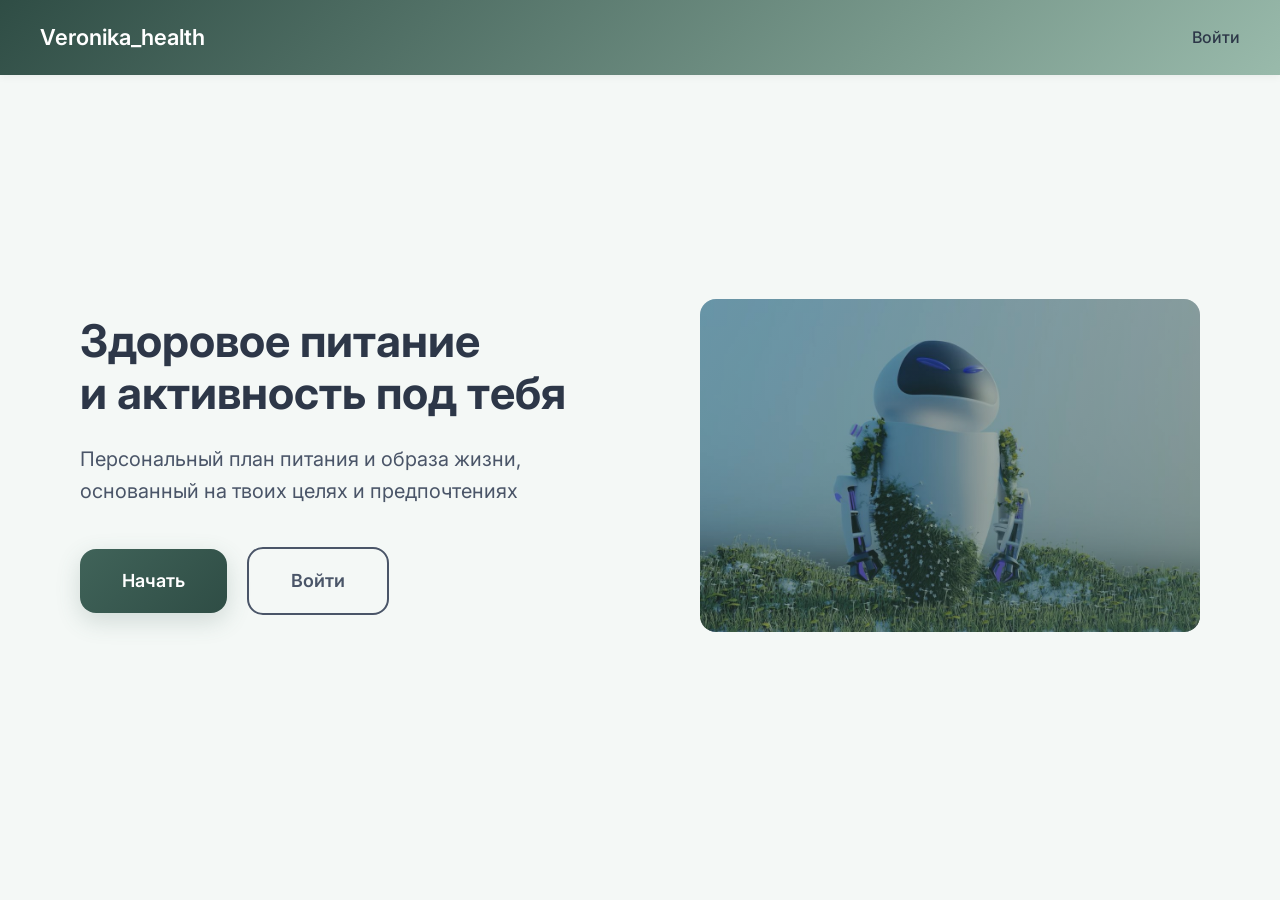
<file: index.html>
<!DOCTYPE html>
<html lang="ru">
<head>
  <meta charset="UTF-8">
  <title>Veronika_health</title>
  <link rel="stylesheet" href="css/style.css">
</head>
<body>

<header class="topbar">
  <div class="logo">Veronika_health</div>
  <a href="register.html" class="header-link">Войти</a>
  </div>
</header>

<section class="hero hero-dark">
  <div class="hero-left">
    <h1>Здоровое питание<br>и активность под тебя</h1>
    <p>
      Персональный план питания и образа жизни,
      основанный на твоих целях и предпочтениях
    </p>
    <div class="hero-buttons">
      <a href="register.html" class="hero-btn">Начать</a>
      <a href="register.html" class="hero-btn-secondary">Войти</a>
    </div>
  </div>

  <div class="hero-right">
    <img src="images/main.jpg" alt="Абстрактная иллюстрация">
  </div>
</section>



</body>
</html>
</file>
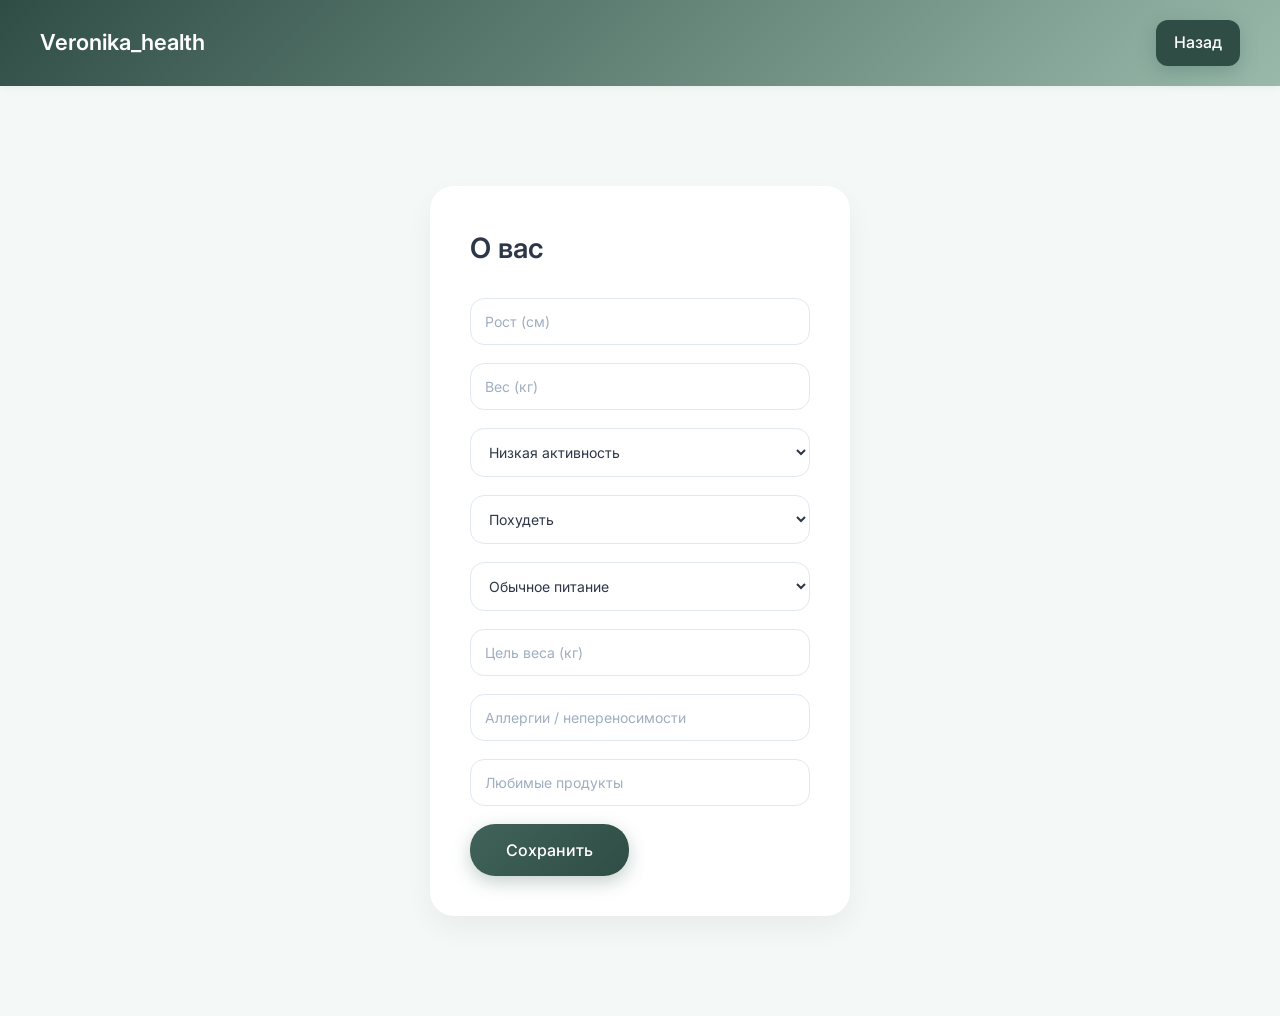
<file: form.html>
<!DOCTYPE html>
<html lang="ru">
<head>
  <meta charset="UTF-8">
  <title>Анкета | Veronika_health</title>
  <link rel="stylesheet" href="css/style.css">
</head>
<body>
<header class="topbar">
  <div class="logo">Veronika_health</div>
  <div class="nav-buttons">
    <a href="register.html" class="back-btn">Назад</a>
  </div>
</header>

<section class="form fade-in">
  <h2>О вас</h2>

  <input name="height" placeholder="Рост (см)">
  <input name="weight" placeholder="Вес (кг)">

  <select name="activity">
    <option value="low">Низкая активность</option>
    <option value="medium">Средняя активность</option>
    <option value="high">Высокая активность</option>
  </select>

  <select name="goal">
    <option value="lose">Похудеть</option>
    <option value="maintain">Поддерживать вес</option>
    <option value="gain">Набрать вес</option>
  </select>

  <select name="diet">
    <option value="normal">Обычное питание</option>
    <option value="vegan">Веган</option>
    <option value="vegetarian">Вегетарианец</option>
    <option value="pescetarian">Пескетарианец</option>
    <option value="glutenfree">Безглютеновое</option>
    <option value="keto">Кето</option>
  </select>

  <input name="goal_weight" placeholder="Цель веса (кг)">
  <input name="allergies" placeholder="Аллергии / непереносимости">
  <input name="favorite_foods" placeholder="Любимые продукты">

  <a href="menu.html"><button>Сохранить</button></a>
</section>

</body>
</html>
</file>
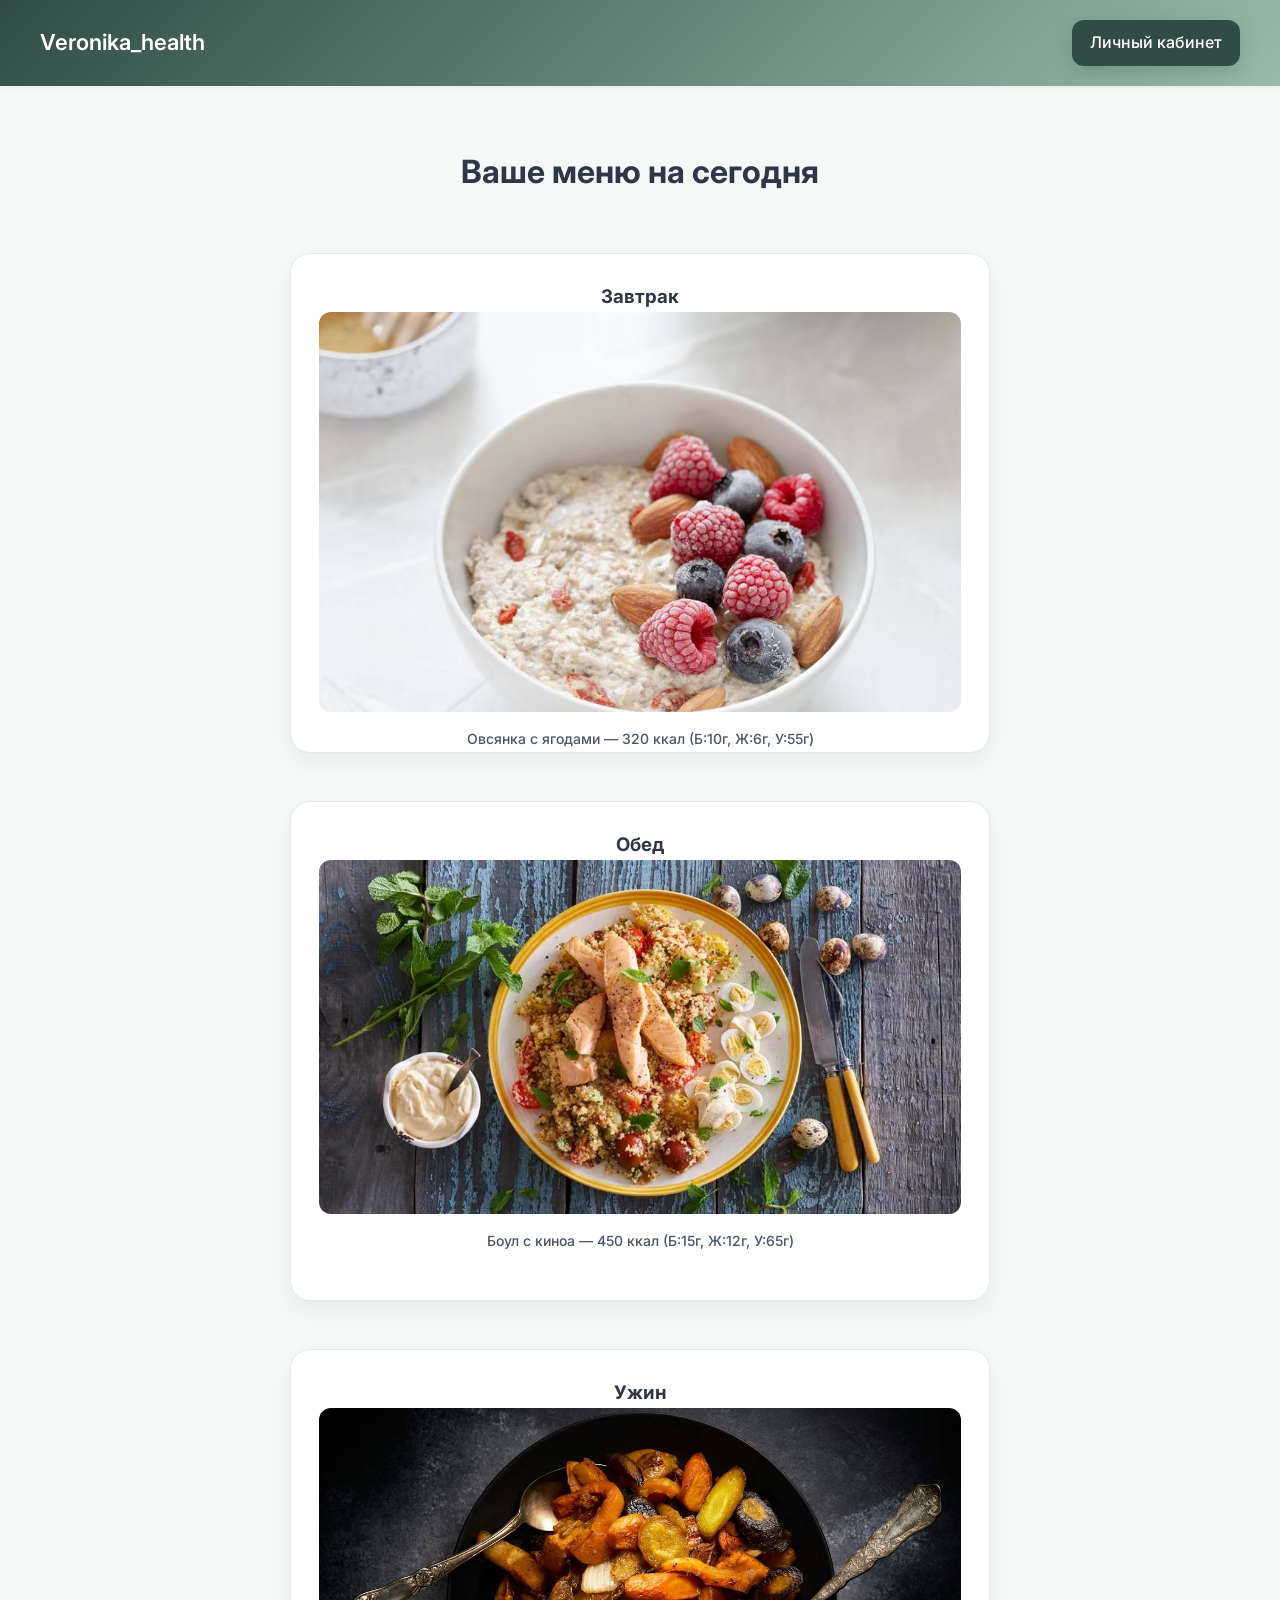
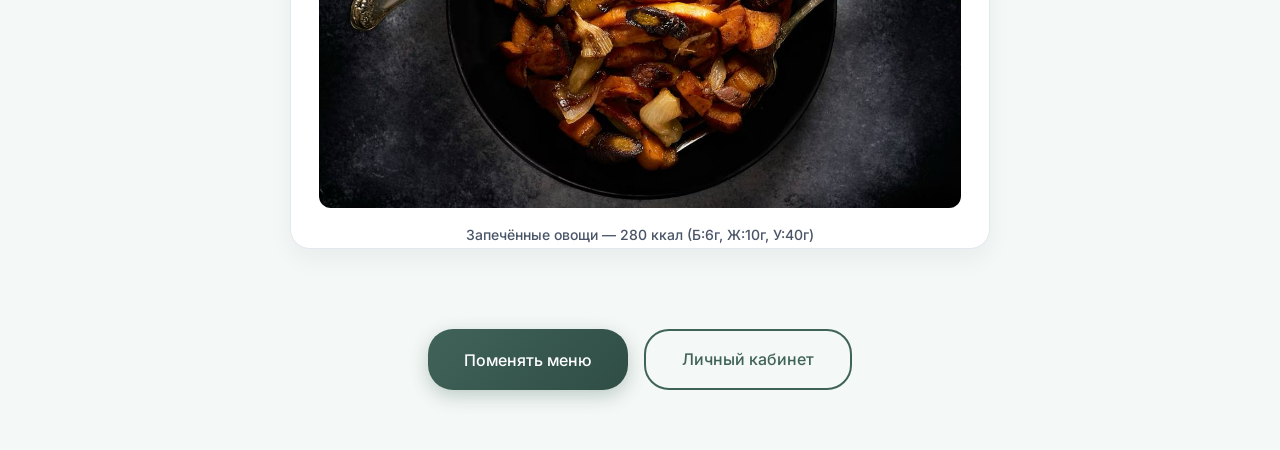
<file: menu.html>
<!-- <!DOCTYPE html>
<html lang="ru">
<head>
  <meta charset="UTF-8">
  <title>Меню | Veronika_health</title>
  <link rel="stylesheet" href="css/style.css">
</head>
<body>

<header class="topbar">
  <div class="logo">Veronika_health</div>
  <div class="nav-buttons">
    <a href="profile.html" class="back-btn">Личный кабинет</a>
  </div>
</header>

<section class="section fade-in">
  <h2>Ваше меню на сегодня</h2>

  <div class="card fade-in">
    <h3>Завтрак</h3>
    <img src="https://images.unsplash.com/photo-1600891964599-f61ba0e24092" alt="Овсянка с ягодами">
    <p>Овсянка с ягодами — 320 ккал (Б:10г, Ж:6г, У:55г)</p>
  </div>

  <div class="card fade-in">
    <h3>Обед</h3>
    <img src="images/fish_kinoa.webp" alt="Боул с киноа">
    <p>Боул с киноа и овощами — 450 ккал (Б:15г, Ж:12г, У:65г)</p>
  </div>

  <div class="card fade-in">
    <h3>Ужин</h3>
    <img src="https://images.unsplash.com/photo-1600891964599-f61ba0e24092" alt="Запечённые овощи">
    <p>Запечённые овощи — 280 ккал (Б:6г, Ж:10г, У:40г)</p>
  </div>
  <div style="margin-top: 32px; display: flex; gap: 16px;">
  <button class="button" onclick="changeMenu()">Поменять меню</button>
  <a href="profile.html" class="button secondary">Личный кабинет</a>
</div>


  </section>

<script src="js/app.js"></script>
</body>
</html> -->
<!DOCTYPE html>
<html lang="ru">
<head>
  <meta charset="UTF-8">
  <title>Меню | Veronika_health</title>
  <link rel="stylesheet" href="css/style.css">
</head>
<body>

<header class="topbar">
  <div class="logo">Veronika_health</div>
  <div class="nav-buttons">
    <a href="profile.html" class="back-btn">Личный кабинет</a>
  </div>
</header>

<section class="section fade-in">
  <h2>Ваше меню на сегодня</h2>

  <div class="card fade-in">
    <h3></h3>
    <img src="" alt="">
    <p></p>
  </div>

  <div class="card fade-in">
    <h3></h3>
    <img src="" alt="">
    <p></p>
  </div>

  <div class="card fade-in">
    <h3></h3>
    <img src="" alt="">
    <p></p>
  </div>

  <div style="margin-top: 32px; display: flex; gap: 16px;">
    <button class="button" onclick="changeMenu()">Поменять меню</button>
    <a href="profile.html" class="button secondary">Личный кабинет</a>
  </div>

</section>

<script src="js/app.js"></script>
</body>
</html>
</file>
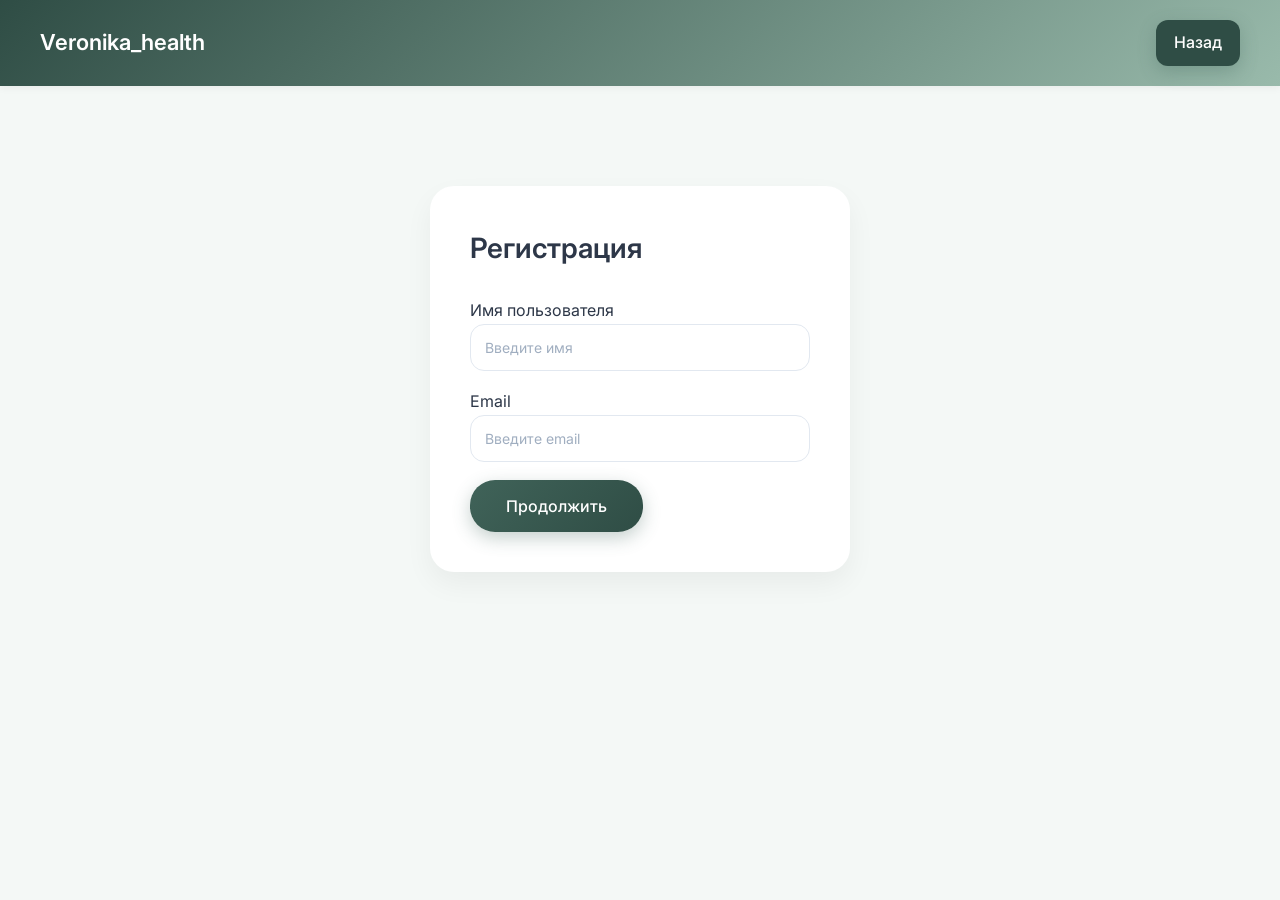
<file: register.html>
<!DOCTYPE html>
<html lang="ru">
<head>
  <meta charset="UTF-8">
  <title>Регистрация | Veronika_health</title>
  <link rel="stylesheet" href="css/style.css">
</head>
<body>

<header class="topbar">
  <div class="logo">Veronika_health</div>
  <div class="nav-buttons">
    <a href="index.html" class="back-btn">Назад</a>
  </div>
</header>


<section class="form fade-in">
  <h2>Регистрация</h2>
  
  <form action="form.html">
    <label for="username">Имя пользователя</label>
    <input type="text" id="username" name="username" placeholder="Введите имя" required>

    <label for="email">Email</label>
    <input type="email" id="email" name="email" placeholder="Введите email" required>

    <button type="submit">Продолжить</button>
  </form>
</section>

</body>
</html>
</file>
<file: css/style.css>
@import url('https://fonts.googleapis.com/css2?family=Inter:wght@300;400;500;600&display=swap');

/* ===== VARIABLES ===== */
:root {
  --bg-main: #F4F8F6; /* светлый мятно-серый фон */
  --card-bg: #FFFFFF;  /* белый для карточек и форм */
  --text-main: #2D3748; /* темно-серый с синим отливом */
  --text-secondary: #4A5568; /* для второстепенного текста */
  --border-soft: #E2E8F0; /* светло-серая граница для input */
  --placeholder: #A0AEC0; /* цвет плейсхолдера */
  --btn-gradient-start: #406359; /* кнопка градиент */
  --btn-gradient-end: #2F4D45;
}

/* ===== GLOBAL ===== */
* {
  box-sizing: border-box;
  margin: 0;
  padding: 0;
  font-family: 'Inter', sans-serif;
}

body {
  background-color: var(--bg-main);
  color: var(--text-main);
  line-height: 1.6;
}

/* ===== HEADER ===== */
.header-dark,
.menu {
  display: flex;
  justify-content: space-between;
  align-items: center;
  padding: 20px 40px;
  background-color: #F4F8F6; /* светлый мятно-серый */
  box-shadow: 0 2px 8px rgba(0,0,0,0.05); /* мягкая тень */
  /* border-radius: 0 0 16px 16px; мягко отделяет от контента */
  position: relative;
  z-index: 10;
  
}

.header-dark .logo,
.menu .logo {
  font-weight: 600;
  font-size: 22px;
  color: #2D3748; /* основной текст */
}

.header-link,
.menu nav a {
  color: var(--text-main);
  text-decoration: none;
  font-weight: 500;
  transition: color 0.3s ease;
}

.header-link:hover,
.menu nav a:hover {
  color: #406359; /* акцент при наведении */
}
/* Общие стили для изображений */
img {
  width: 100%; /* Изображение будет занимать всю ширину блока */
  height: auto; /* Сохраняем пропорции изображения */
  border-radius: 12px; /* Мягкие углы */
  object-fit: cover; /* Пропорциональная обрезка изображения */
}

/* Стили для блока hero с изображением */
.hero-right {
  width: 100%;
  max-width: 500px; /* Ограничиваем ширину блока */
  height: auto; /* Высота изображения будет зависеть от ширины */
  margin: 0 auto; /* Центрируем блок */
}

/* Карточки с изображениями */
/* Стили для контейнера с карточками */
.section {
  display: flex;
  flex-direction: column; /* Располагаем карточки по вертикали */
  align-items: center; /* Центрируем карточки */
  gap: 24px;
  padding: 60px 24px;
  max-width: 1200px;
  margin: 0 auto;
}

/* Стили для карточек */
.card {
  background-color: var(--card-bg);
  border-radius: 20px;
  padding: 20px;
  margin-bottom: 24px;
  border: 1px solid var(--border-soft);
  box-shadow: 0 10px 24px rgba(0,0,0,0.05);
  transition: all 0.3s ease;
  width: 700px; /* Ширина карточек */
  height: 500px; /*Высота карточек */
  display: flex;
  flex-direction: column; /*Расположение содержимого в карточке по вертикали */
  align-items: center; /*Центрируем содержимое в карточке */
}
.card img {
  max-width: 100%;
  height: 400px; /* Ограничиваем высоту изображения */
  object-fit: cover; /* Пропорциональная обрезка изображения */
  border-radius: 12px; /* Мягкие углы */
  margin-bottom: 16px; /* Отступ снизу для разделения картинки и текста */
}

.card p {
  font-size: 14px;
  color: var(--text-secondary);
  font-weight: 500;
  text-align: center; /* Центрируем текст */

  margin-bottom: 40px;
}

/* Для мобильных устройств */
@media (max-width: 900px) {
  .card {
    width: 250px; /* Немного уменьшаем ширину на мобильных устройствах */
    height: 350px; /* Высоту также уменьшаем */
  }

  .section {
    padding: 40px 20px;
  }
}

/* ===== UNIVERSAL HEADER ===== */
.topbar {
  display: flex;
  justify-content: space-between;
  align-items: center;
  padding: 20px 40px;
  /* background-color: #F4F8F6; светлый мятно-серый */
  background: linear-gradient(135deg, #2F4D45, #99baab);
  box-shadow: 0 2px 8px rgba(0,0,0,0.05); /* мягкая тень */
  /* border-radius: 0 0 16px 16px; мягко отделяет от контента */
  position: relative;
  z-index: 10;
}

.topbar .logo {
  font-weight: 600;
  font-size: 22px;
  color: #ffffff; /* основной текст */
}

.topbar .nav-buttons {
  display: flex;
  align-items: center;
  gap: 16px;
}

.topbar .back-btn {
  padding: 10px 18px;
  border-radius: 12px;
  /* background: linear-gradient(135deg, #8aaca3, #2F4D45); */
  background-color: #2F4D45;
  border-color: #ffffff;
  border: 10px;
  color: #fff;
  font-weight: 500;
  text-decoration: none;
  transition: all 0.3s ease;
  box-shadow: 0 6px 18px rgba(64,99,89,0.3);
}

.topbar .back-btn:hover {
  transform: translateY(-2px);
  box-shadow: 0 10px 20px rgba(64,99,89,0.4);
}

/* Дополнительные кнопки (например, профиль, меню) */
.topbar .top-link {
  text-decoration: none;
  font-weight: 500;
  color: #2D3748;
  transition: color 0.3s;
}

.topbar .top-link:hover {
  color: #406359;
}

/* ===== FORM ===== */
.form {
  max-width: 420px;
  margin: 100px auto;
  padding: 40px;
  background-color: var(--card-bg);
  border-radius: 24px;
  box-shadow: 0 12px 28px rgba(0,0,0,0.05);
}

.form h2 {
  margin-bottom: 28px;
  font-weight: 600;
  color: var(--text-main);
  font-size: 28px;
}

.form input,
.form select {
  width: 100%;
  padding: 14px;
  border-radius: 14px;
  border: 1px solid var(--border-soft);
  margin-bottom: 18px;
  font-size: 14px;
  color: var(--text-main);
  background-color: var(--card-bg);
  transition: all 0.3s ease;
}

.form input::placeholder,
.form select::placeholder {
  color: var(--placeholder);
}

.form input:focus,
.form select:focus {
  outline: none;
  border-color: #406359;
  box-shadow: 0 4px 12px rgba(64,99,89,0.2);
}

/* ===== BUTTON ===== */
.form button,
.button {
  display: inline-flex;
  align-items: center;
  justify-content: center;
  padding: 16px 36px;
  border-radius: 25px;
  background: linear-gradient(135deg, var(--btn-gradient-start), var(--btn-gradient-end));
  color: #FFFFFF;
  font-size: 16px;
  font-weight: 500;
  border: none;
  cursor: pointer;
  text-decoration: none;
  transition: all 0.3s ease;
  box-shadow: 0 6px 18px rgba(64,99,89,0.3);
}

.form button:hover,
.button:hover {
  transform: translateY(-3px);
  box-shadow: 0 12px 28px rgba(64,99,89,0.4);
  background: linear-gradient(135deg, var(--btn-gradient-end), var(--btn-gradient-start));
}

/* Вторичные кнопки */
.button.secondary {
  background: transparent;
  color: #406359;
  border: 2px solid #406359;
  box-shadow: none;
}

.button.secondary:hover {
  background-color: #2F4D45;
  color: #FFFFFF;
  border-color: transparent;
  transform: translateY(-3px);
  box-shadow: 0 12px 28px rgba(64,99,89,0.3);
}

/* ===== HERO DARK ===== */
.hero-dark {
  display: grid;
  grid-template-columns: 1.1fr 1fr;
  align-items: center;
  padding: 80px;
  min-height: calc(100vh - 120px);
  gap: 80px;
  position: relative;
  background: var(--bg-main);
}

.hero-left h1 {
  font-size: 45px;
  line-height: 1.15;
  font-weight: 700;
  color: var(--text-main);
  margin-bottom: 24px;
}

.hero-left p {
  font-size: 20px;
  line-height: 1.6;
  color: var(--text-secondary);
  margin-bottom: 40px;
}

/* Кнопки hero */
.hero-buttons .hero-btn {
  display: inline-block;
  padding: 18px 42px;
  background: linear-gradient(135deg, var(--btn-gradient-start), var(--btn-gradient-end));
  color: #fff;
  border-radius: 16px;
  text-decoration: none;
  font-weight: 600;
  font-size: 18px;
  box-shadow: 0 8px 24px rgba(64,99,89,0.2);
  transition: all 0.3s ease;
  margin-right: 16px;
}

.hero-buttons .hero-btn:hover {
  transform: translateY(-3px);
  box-shadow: 0 12px 28px rgba(64,99,89,0.35);
  background: linear-gradient(135deg, var(--btn-gradient-end), var(--btn-gradient-start));
}

.hero-buttons .hero-btn-secondary {
  display: inline-block;
  padding: 18px 42px;
  border: 2px solid var(--text-secondary);
  color: var(--text-secondary);
  border-radius: 16px;
  text-decoration: none;
  font-weight: 600;
  font-size: 18px;
  transition: all 0.3s ease;
}

.hero-buttons .hero-btn-secondary:hover {
  background: linear-gradient(135deg, var(--btn-gradient-start), var(--btn-gradient-end));
  color: #FFFFFF;
  border-color: transparent;
  transform: translateY(-3px);
  box-shadow: 0 12px 28px rgba(64,99,89,0.35);
}
/* Стили для правой части (изображение) */
.hero-right {
  width: 500px; /* или 60% */
  max-width: 600px;
  height: auto; /* или 400px, если нужно фиксированно */
  position: relative;
  overflow: hidden; /* Обрезаем лишнее */
  border-radius: 16px;
}

.hero-right::before {
  content: '';
  position: absolute;
  top: 0;
  left: 0;
  width: 100%;
  height: 100%;
  background: linear-gradient(135deg, rgba(64, 99, 89, 0.2), rgba(64, 99, 89, 0.5));
  z-index: 1;
}

.hero-right img {
  width: 100%;
  height: 100%;
  object-fit: cover;
  display: block;
  transition: transform 0.3s ease, opacity 0.3s ease;
  filter: brightness(0.8); /* Сделаем картинку чуть темнее для лучшей видимости текста */
}

/* Эффект при наведении на картинку */
.hero-right:hover img {
  transform: scale(1.05); /* Увеличение изображения */
  opacity: 0.9; /* Легкое осветление */
}

@media (max-width: 900px) {
  .hero-dark {
    grid-template-columns: 1fr;
    padding: 40px;
    gap: 40px;
  }

  .hero-left h1 {
    font-size: 36px;
  }

  .hero-right img {
    max-width: 100%;
    height: auto;
  }
}


/* ===== CARD ===== */
.card {
  background-color: var(--card-bg);
  border-radius: 20px;
  padding: 28px;
  margin-bottom: 24px;
  border: 1px solid var(--border-soft);
  box-shadow: 0 10px 24px rgba(0,0,0,0.05);
  transition: all 0.3s ease;
}

.card:hover {
  transform: translateY(-5px);
  box-shadow: 0 12px 28px rgba(0,0,0,0.1);
}

/* ===== SECTION ===== */
.section {
  padding: 60px 24px;
  max-width: 1100px;
  margin: 0 auto;
}

.section h2 {
  margin-bottom: 32px;
  font-size: 32px;
  color: var(--text-main);
}

/* ===== ANIMATIONS ===== */
.fade-in {
  opacity: 0;
  transform: translateY(20px);
  animation: fadeInUp 0.8s forwards;
}

@keyframes fadeInUp {
  to {
    opacity: 1;
    transform: translateY(0);
  }
}

/* ===== RESPONSIVE ===== */
@media (max-width: 900px) {
  .hero-dark {
    grid-template-columns: 1fr;
    padding: 40px;
    gap: 40px;
  }

  .hero-left h1 {
    font-size: 36px;
  }

  .hero-right img {
    max-width: 100%;
    height: auto;
  }
}
/* ===== PROFILE PAGE CARDS ===== */
.profile-card {
  width: 420px;
  height: auto;
  min-height: 220px;
  padding: 20px;
}

.profile-card h3 {
  margin-bottom: 16px;
  font-size: 20px;
}

.profile-card p,
.profile-card li {
  font-size: 14px;
  margin-bottom: 10px;
}

/* Мобильная версия */
@media (max-width: 900px) {
  .profile-card {
    width: 100%;
  }
}
/* ===== PROFILE PAGE BACKGROUND ===== */
body.profile-page {
  background-image: url("images/background.png") !important;
  background-size: cover !important;
  background-position: center !important;
  background-repeat: no-repeat !important;
  background-attachment: fixed !important;
}

.profile-page .section {
  background: transparent;
}
.profile-page .profile-card {
  background-color: rgba(255, 255, 255, 0.9);
  backdrop-filter: blur(6px);
}
</file>
